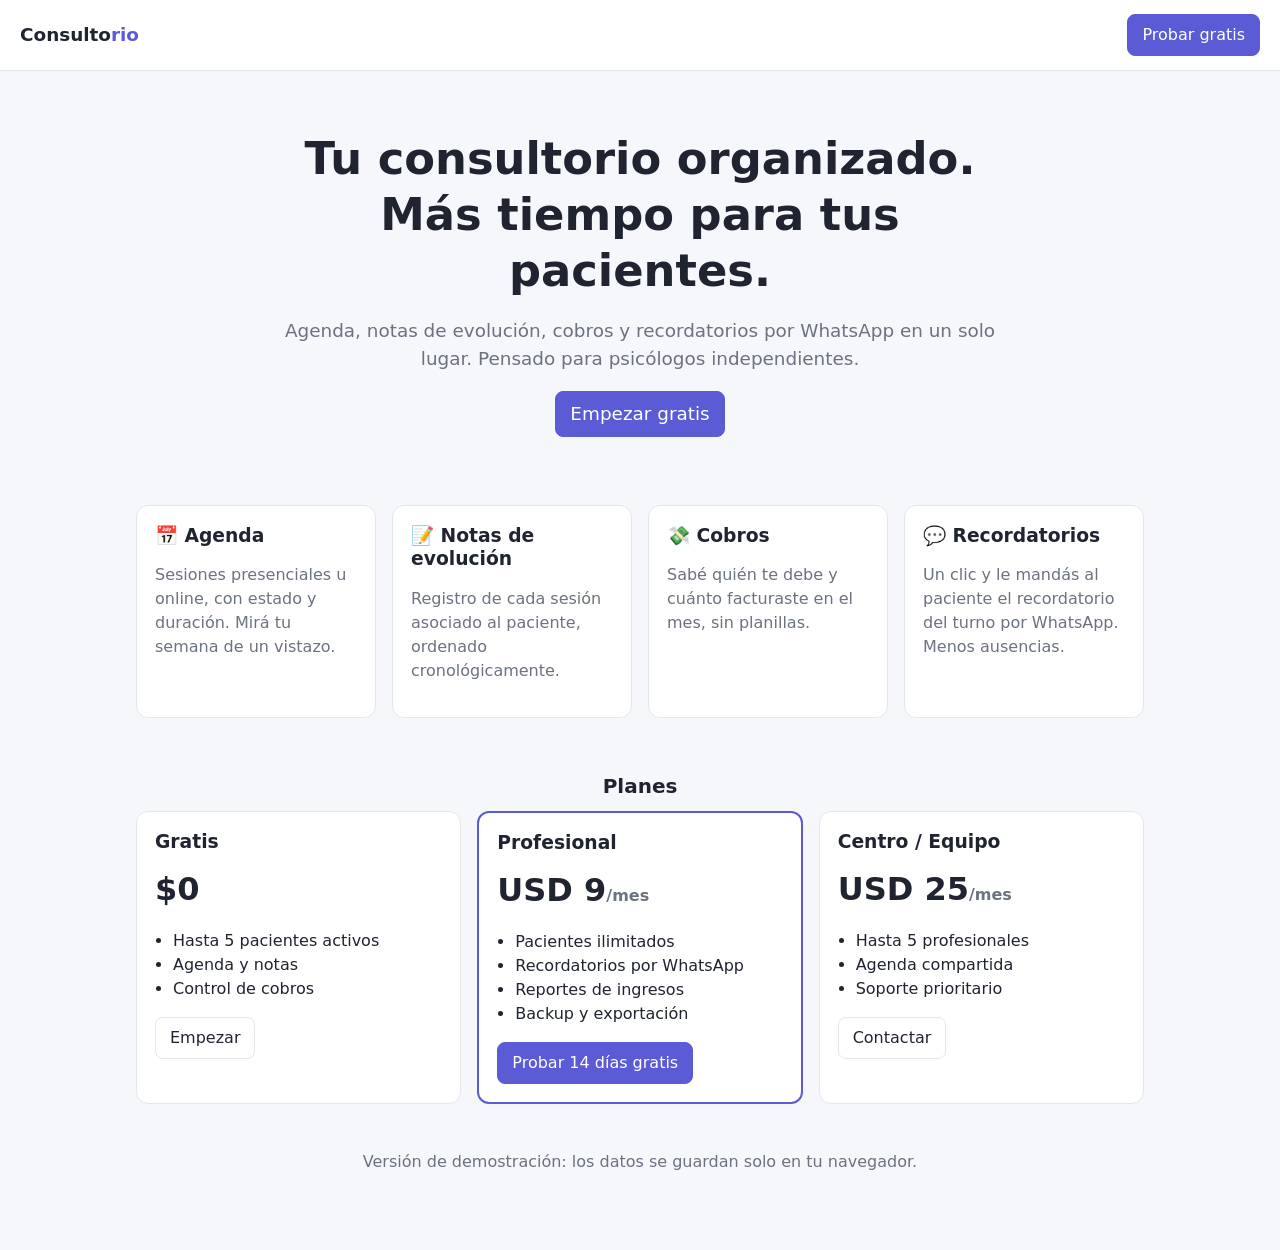
<file: app/index.html>
<!doctype html>
<html lang="es">
<head>
  <meta charset="utf-8">
  <meta name="viewport" content="width=device-width, initial-scale=1">
  <title>Consultorio — Gestión para psicólogos</title>
  <meta name="description" content="Agenda, historias clínicas, cobros y recordatorios por WhatsApp para psicólogos.">
  <link rel="stylesheet" href="styles.css">
</head>
<body>
  <header class="top">
    <a class="brand" href="index.html">Consulto<span>rio</span></a>
    <a class="btn primary" href="app.html">Probar gratis</a>
  </header>

  <section class="hero">
    <h1>Tu consultorio organizado. Más tiempo para tus pacientes.</h1>
    <p>Agenda, notas de evolución, cobros y recordatorios por WhatsApp en un solo lugar. Pensado para psicólogos independientes.</p>
    <p><a class="btn primary" href="app.html">Empezar gratis</a></p>
  </section>

  <main>
    <div class="grid features">
      <div class="card"><h3>📅 Agenda</h3><p class="muted">Sesiones presenciales u online, con estado y duración. Mirá tu semana de un vistazo.</p></div>
      <div class="card"><h3>📝 Notas de evolución</h3><p class="muted">Registro de cada sesión asociado al paciente, ordenado cronológicamente.</p></div>
      <div class="card"><h3>💸 Cobros</h3><p class="muted">Sabé quién te debe y cuánto facturaste en el mes, sin planillas.</p></div>
      <div class="card"><h3>💬 Recordatorios</h3><p class="muted">Un clic y le mandás al paciente el recordatorio del turno por WhatsApp. Menos ausencias.</p></div>
    </div>

    <h2 style="text-align:center;margin-top:40px">Planes</h2>
    <div class="grid pricing">
      <div class="card plan">
        <h3>Gratis</h3>
        <div class="price">$0</div>
        <ul>
          <li>Hasta 5 pacientes activos</li>
          <li>Agenda y notas</li>
          <li>Control de cobros</li>
        </ul>
        <a class="btn" href="app.html">Empezar</a>
      </div>
      <div class="card plan featured">
        <h3>Profesional</h3>
        <div class="price">USD 9<span class="muted" style="font-size:1rem">/mes</span></div>
        <ul>
          <li>Pacientes ilimitados</li>
          <li>Recordatorios por WhatsApp</li>
          <li>Reportes de ingresos</li>
          <li>Backup y exportación</li>
        </ul>
        <a class="btn primary" href="app.html">Probar 14 días gratis</a>
      </div>
      <div class="card plan">
        <h3>Centro / Equipo</h3>
        <div class="price">USD 25<span class="muted" style="font-size:1rem">/mes</span></div>
        <ul>
          <li>Hasta 5 profesionales</li>
          <li>Agenda compartida</li>
          <li>Soporte prioritario</li>
        </ul>
        <a class="btn" href="mailto:hola@ejemplo.com">Contactar</a>
      </div>
    </div>

    <p class="muted" style="text-align:center;margin-top:30px">Versión de demostración: los datos se guardan solo en tu navegador.</p>
  </main>
</body>
</html>
</file>
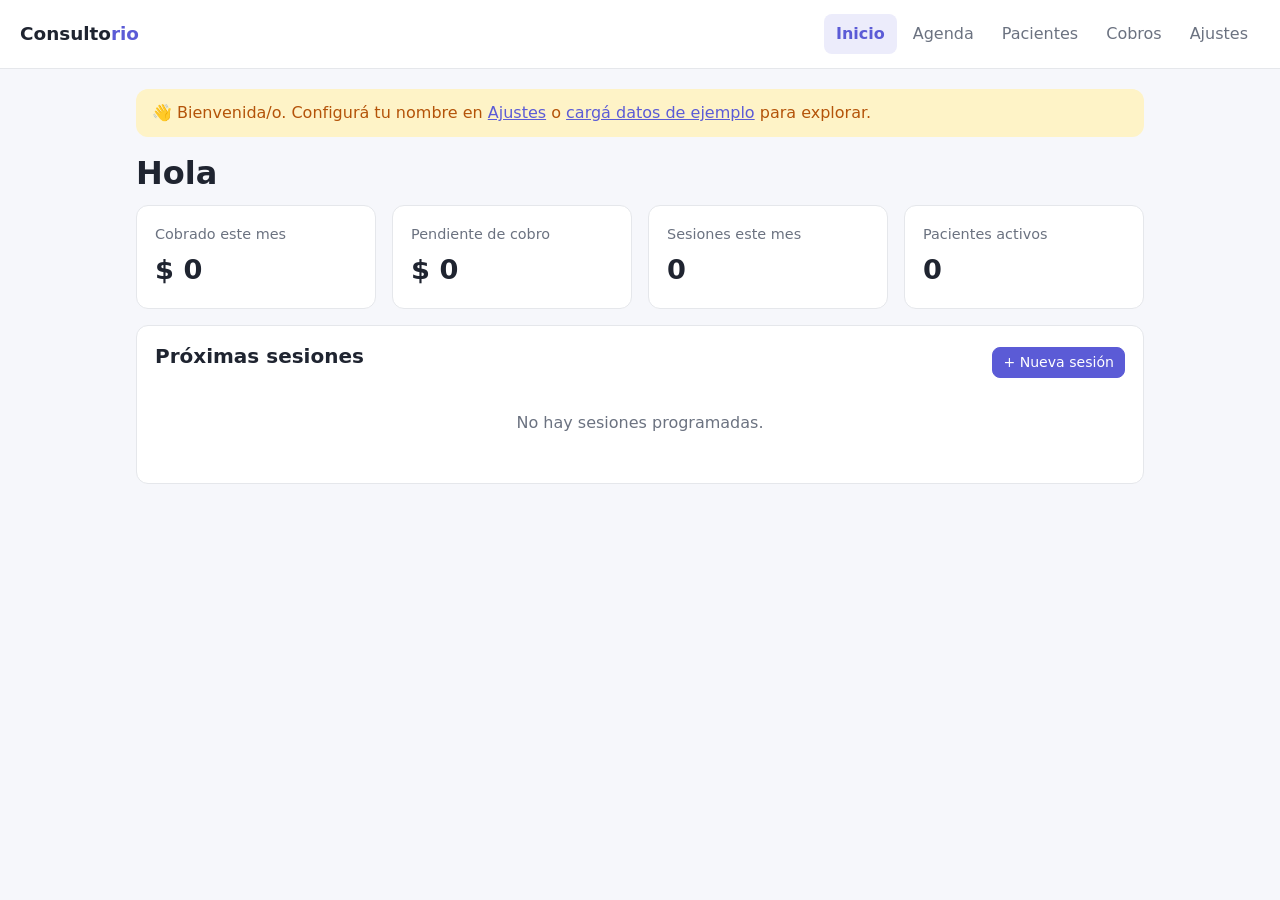
<file: app/app.html>
<!doctype html>
<html lang="es">
<head>
  <meta charset="utf-8">
  <meta name="viewport" content="width=device-width, initial-scale=1">
  <title>Consultorio — App</title>
  <link rel="stylesheet" href="styles.css">
</head>
<body>
  <header class="top">
    <a class="brand" href="index.html">Consulto<span>rio</span></a>
    <nav class="tabs" id="tabs">
      <button data-view="dashboard" class="active">Inicio</button>
      <button data-view="agenda">Agenda</button>
      <button data-view="pacientes">Pacientes</button>
      <button data-view="cobros">Cobros</button>
      <button data-view="ajustes">Ajustes</button>
    </nav>
  </header>

  <main id="view"></main>

  <dialog id="modal"></dialog>

  <script src="app.js"></script>
</body>
</html>
</file>
<file: app/styles.css>
:root {
  --bg: #f6f7fb;
  --surface: #ffffff;
  --text: #1f2430;
  --muted: #6b7280;
  --border: #e5e7eb;
  --primary: #5b5bd6;
  --primary-soft: #ececfb;
  --ok: #15803d;
  --ok-soft: #dcfce7;
  --warn: #b45309;
  --warn-soft: #fef3c7;
  --danger: #b91c1c;
  --danger-soft: #fee2e2;
  --radius: 12px;
}

@media (prefers-color-scheme: dark) {
  :root {
    --bg: #0f1117;
    --surface: #181b24;
    --text: #e5e7eb;
    --muted: #9ca3af;
    --border: #2a2f3c;
    --primary: #8b8cf0;
    --primary-soft: #262848;
    --ok: #4ade80;
    --ok-soft: #14301f;
    --warn: #fbbf24;
    --warn-soft: #3a2c0c;
    --danger: #f87171;
    --danger-soft: #3b1414;
  }
}

* { box-sizing: border-box; }

body {
  margin: 0;
  font-family: system-ui, -apple-system, "Segoe UI", Roboto, sans-serif;
  background: var(--bg);
  color: var(--text);
  line-height: 1.5;
}

a { color: var(--primary); }

header.top {
  display: flex;
  align-items: center;
  justify-content: space-between;
  gap: 12px;
  padding: 14px 20px;
  background: var(--surface);
  border-bottom: 1px solid var(--border);
  position: sticky;
  top: 0;
  z-index: 5;
}

.brand { font-weight: 700; font-size: 1.15rem; text-decoration: none; color: var(--text); }
.brand span { color: var(--primary); }

nav.tabs { display: flex; gap: 4px; flex-wrap: wrap; }
nav.tabs button {
  border: 0;
  background: transparent;
  color: var(--muted);
  padding: 8px 12px;
  border-radius: 8px;
  cursor: pointer;
  font: inherit;
}
nav.tabs button.active { background: var(--primary-soft); color: var(--primary); font-weight: 600; }

main { max-width: 1040px; margin: 0 auto; padding: 20px 16px 60px; }

.card {
  background: var(--surface);
  border: 1px solid var(--border);
  border-radius: var(--radius);
  padding: 18px;
  margin-bottom: 16px;
}

.grid { display: grid; gap: 16px; }
.grid.stats { grid-template-columns: repeat(auto-fit, minmax(200px, 1fr)); }
.stat .label { color: var(--muted); font-size: .9rem; }
.stat .value { font-size: 1.7rem; font-weight: 700; margin-top: 4px; }

h1, h2, h3 { margin: 0 0 12px; line-height: 1.25; }
h2 { font-size: 1.25rem; }

.row { display: flex; gap: 10px; align-items: center; flex-wrap: wrap; }
.spacer { flex: 1; }
.muted { color: var(--muted); }

button.btn, a.btn {
  display: inline-block;
  border: 1px solid var(--border);
  background: var(--surface);
  color: var(--text);
  padding: 8px 14px;
  border-radius: 8px;
  cursor: pointer;
  font: inherit;
  text-decoration: none;
}
.btn.primary { background: var(--primary); border-color: var(--primary); color: #fff; }
.btn.small { padding: 4px 10px; font-size: .88rem; }
.btn.danger { color: var(--danger); }

table { width: 100%; border-collapse: collapse; }
th, td { text-align: left; padding: 10px 8px; border-bottom: 1px solid var(--border); vertical-align: top; }
th { color: var(--muted); font-weight: 600; font-size: .85rem; }
.table-wrap { overflow-x: auto; }

.badge { display: inline-block; padding: 2px 8px; border-radius: 999px; font-size: .8rem; font-weight: 600; }
.badge.ok { background: var(--ok-soft); color: var(--ok); }
.badge.warn { background: var(--warn-soft); color: var(--warn); }
.badge.danger { background: var(--danger-soft); color: var(--danger); }
.badge.info { background: var(--primary-soft); color: var(--primary); }

form.stack { display: grid; gap: 12px; }
label { display: grid; gap: 4px; font-size: .9rem; color: var(--muted); }
input, select, textarea {
  font: inherit;
  color: var(--text);
  background: var(--bg);
  border: 1px solid var(--border);
  border-radius: 8px;
  padding: 8px 10px;
  width: 100%;
}
textarea { min-height: 110px; resize: vertical; }
.two-col { display: grid; grid-template-columns: 1fr 1fr; gap: 12px; }

dialog {
  border: 1px solid var(--border);
  border-radius: var(--radius);
  background: var(--surface);
  color: var(--text);
  width: min(560px, calc(100vw - 32px));
  padding: 20px;
}
dialog::backdrop { background: rgb(0 0 0 / .45); }

.empty { text-align: center; padding: 30px 10px; color: var(--muted); }

.banner {
  background: var(--warn-soft);
  color: var(--warn);
  border-radius: var(--radius);
  padding: 12px 16px;
  margin-bottom: 16px;
}

/* Landing */
.hero { text-align: center; padding: 60px 16px 30px; max-width: 760px; margin: 0 auto; }
.hero h1 { font-size: clamp(1.8rem, 5vw, 2.8rem); }
.hero p { font-size: 1.15rem; color: var(--muted); }
.features { grid-template-columns: repeat(auto-fit, minmax(230px, 1fr)); }
.pricing { grid-template-columns: repeat(auto-fit, minmax(260px, 1fr)); }
.plan .price { font-size: 2rem; font-weight: 800; }
.plan ul { padding-left: 18px; }
.plan.featured { border: 2px solid var(--primary); }

@media (max-width: 600px) {
  .two-col { grid-template-columns: 1fr; }
  header.top { flex-direction: column; align-items: flex-start; }
}
</file>
